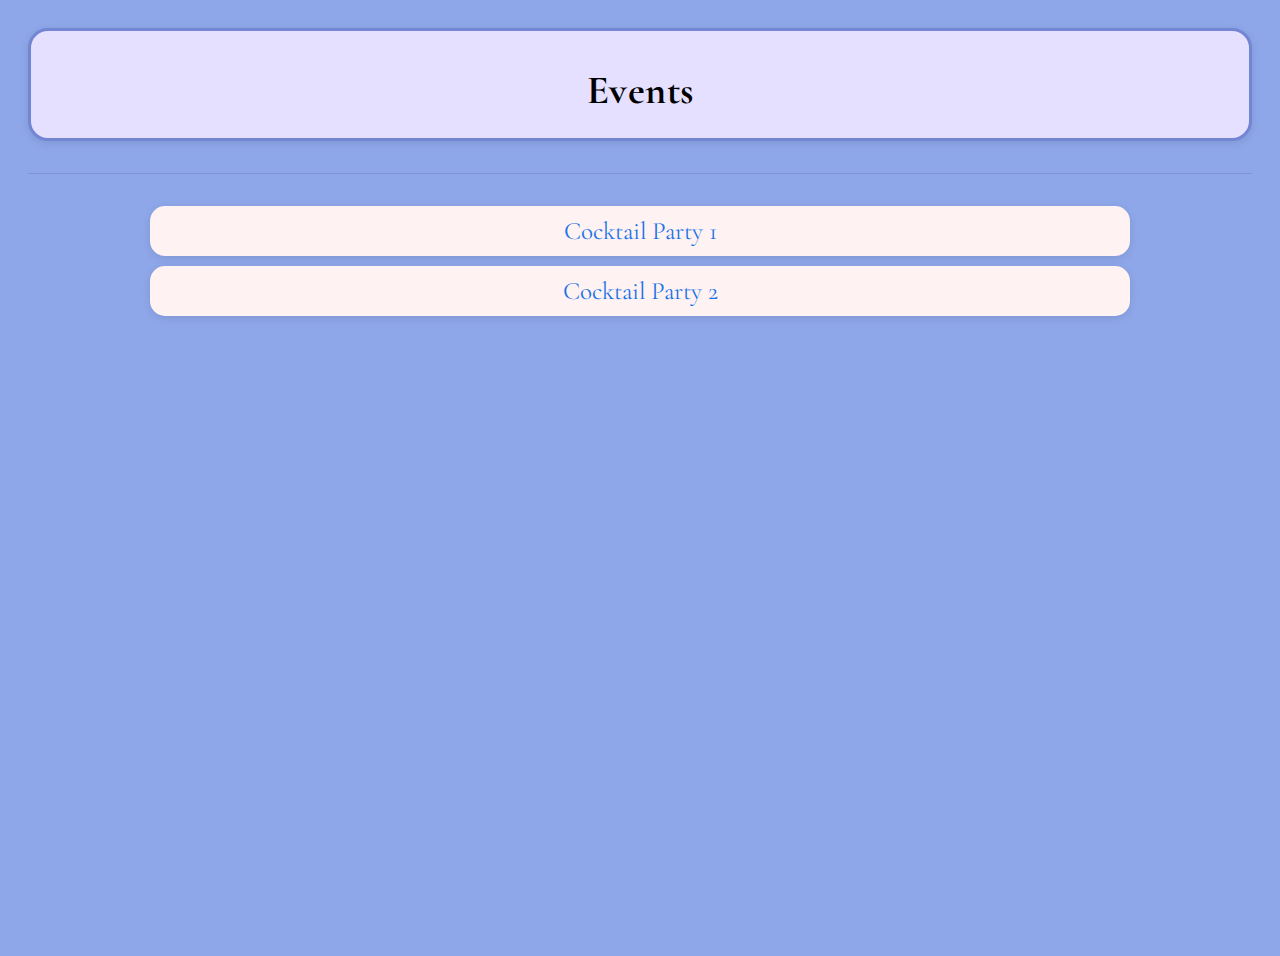
<file: index.html>
<!DOCTYPE html>
<html lang="en">
<head>
    <meta charset="UTF-8">
    <meta name="viewport" content="width=device-width, initial-scale=1.0">
    <link rel="stylesheet" href="./style.css" />
    <link rel="preconnect" href="https://fonts.googleapis.com">
    <link rel="preconnect" href="https://fonts.gstatic.com" crossorigin>
    <link href="https://fonts.googleapis.com/css2?family=Caveat:wght@400..700&family=Cormorant+Garamond:ital,wght@0,300..700;1,300..700&family=Libre+Baskerville:ital,wght@0,400..700;1,400..700&family=Roboto:ital,wght@0,100..900;1,100..900&display=swap" rel="stylesheet">
    <title>Tommy's Events</title>
    <style>
        html {
            background:#8EA7E9;
            text-align: center;
        }
    </style>
</head>

<body>
<div style="background-color: #E5E0FF; border: solid #7286D3; padding: 0px; border-radius:20px;">
    <h1>Events</h1>
</div>
<hr />
<div id="party1">
    <a class="event" href="./party1/cocktail-party-1.html">Cocktail Party 1</a>
</div>
<div id="party2">
    <a class="event" href="./party2/cocktail-party-2.html">Cocktail Party 2</a>
</div>

    
</body>
</html>
</file>
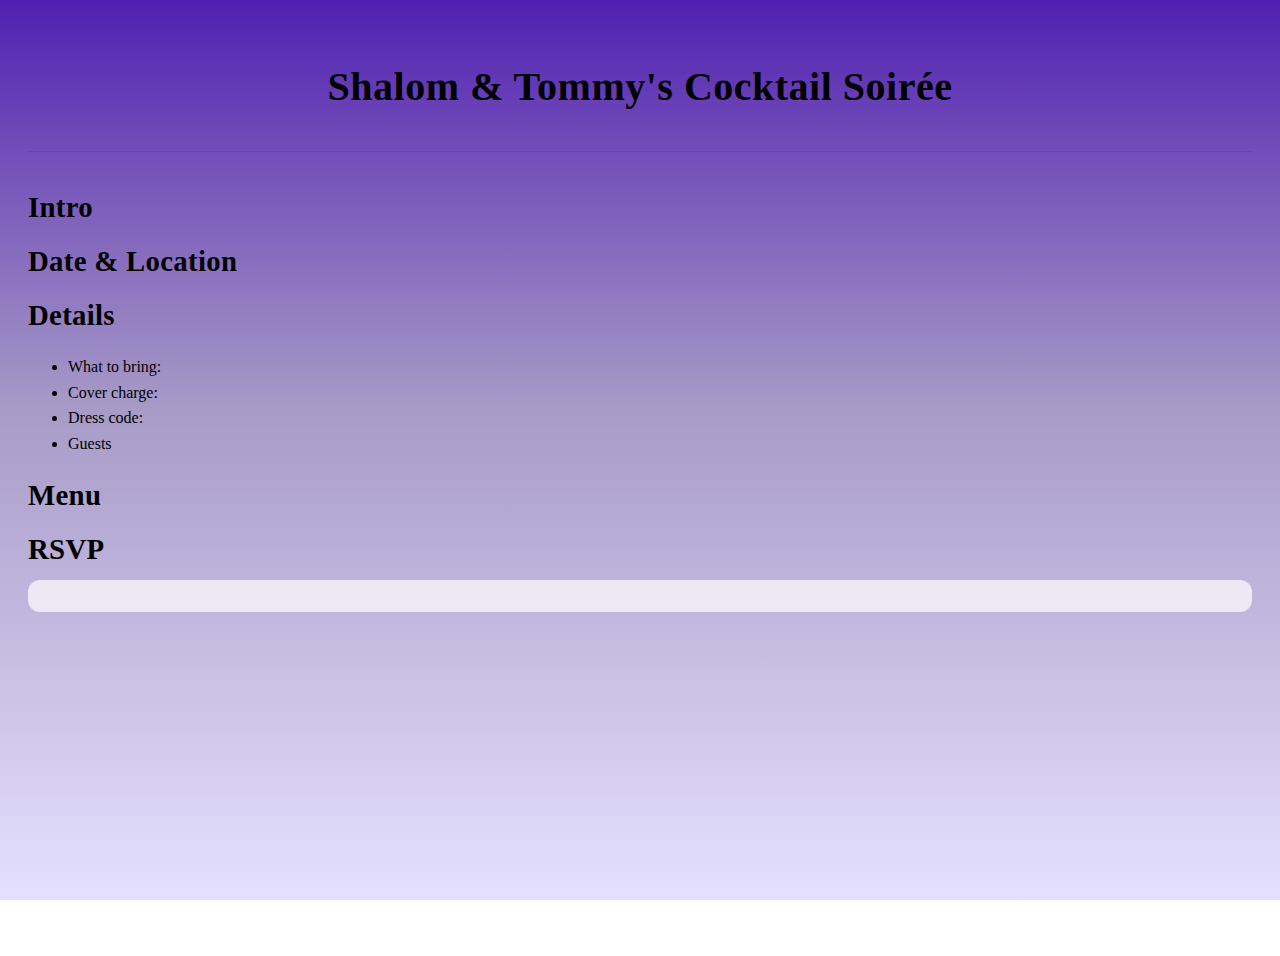
<file: cocktail-party-1.html>
<!DOCTYPE html>
<html lang="en">
<head>
    <meta charset="UTF-8">
    <meta name="viewport" content="width=device-width, initial-scale=1.0">
    <link rel="stylesheet" href="./style.css" />
    <title>Shalom & Tommy's Cocktail Soirée</title>
</head>
<body>
<h1 id="title">Shalom & Tommy's Cocktail Soirée</h1>
<hr />
<h2>Intro</h2>
<h2>Date & Location</h2>
<h2>Details</h2>
<ul> 
    <li> What to bring:</li>
    <li> Cover charge:</li>
    <li>Dress code:</li>
    <li>Guests</li>
</ul>
<h2>Menu</h2>
<h2>RSVP</h2>
<footer>
    
</footer>
</body>
</html>
</file>
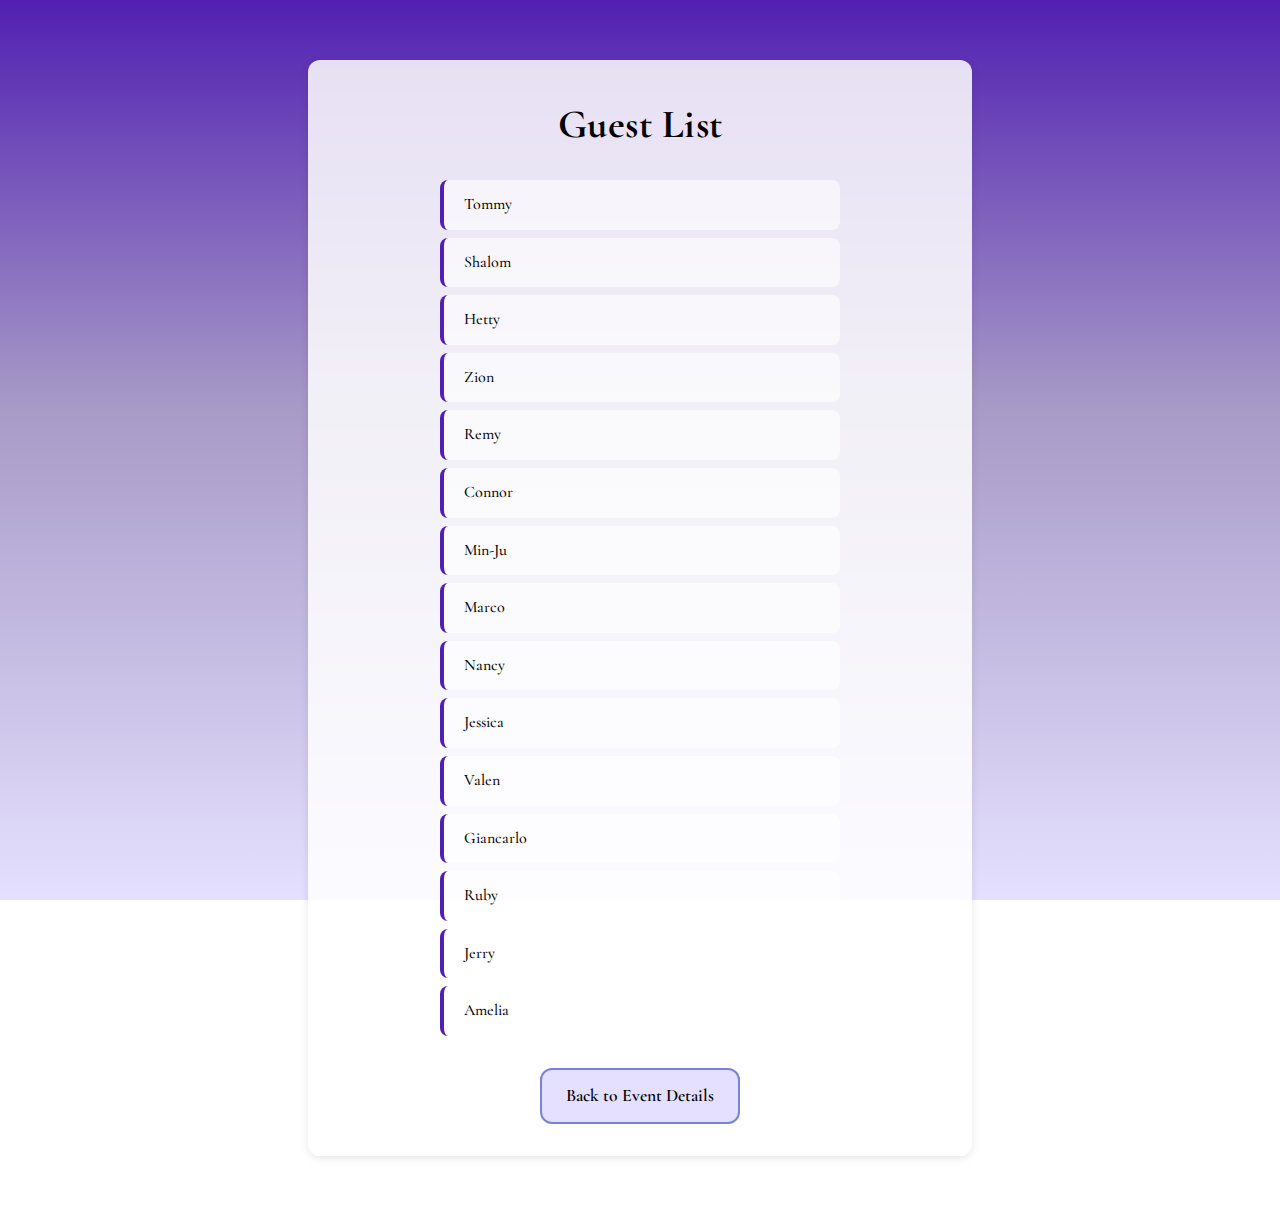
<file: guests.html>
<!DOCTYPE html>
<html lang="en">
<head>
    <meta charset="UTF-8">
    <meta name="viewport" content="width=device-width, initial-scale=1.0">
    <link rel="stylesheet" href="./style.css" />
    <link rel="preconnect" href="https://fonts.googleapis.com">
    <link rel="preconnect" href="https://fonts.gstatic.com" crossorigin>
    <link href="https://fonts.googleapis.com/css2?family=Caveat:wght@400..700&family=Cormorant+Garamond:ital,wght@0,300..700;1,300..700&family=Libre+Baskerville:ital,wght@0,400..700;1,400..700&family=Roboto:ital,wght@0,100..900;1,100..900&display=swap" rel="stylesheet">
    <title>Guest List</title>
</head>
<body>
    <div id="guests">
        <h1>Guest List</h1>
        <ul>
            <li>Tommy</li>
            <li>Shalom</li>
            <li>Hetty</li>
            <li>Zion</li>
            <li>Remy</li>
            <li>Connor</li>
            <li>Min-Ju</li>
            <li>Marco</li>
            <li>Nancy</li>
            <li>Jessica</li>
            <li>Valen</li>
            <li>Giancarlo</li>
            <li>Ruby</li>
            <li>Jerry</li>
            <li>Amelia</li>
        </ul>
        <button type="button" onclick="window.location.href='./cocktail-party-1.html'" style="margin-top: 1.5rem;">Back to Event Details</button>
    </div>
</body>
</html>
</file>
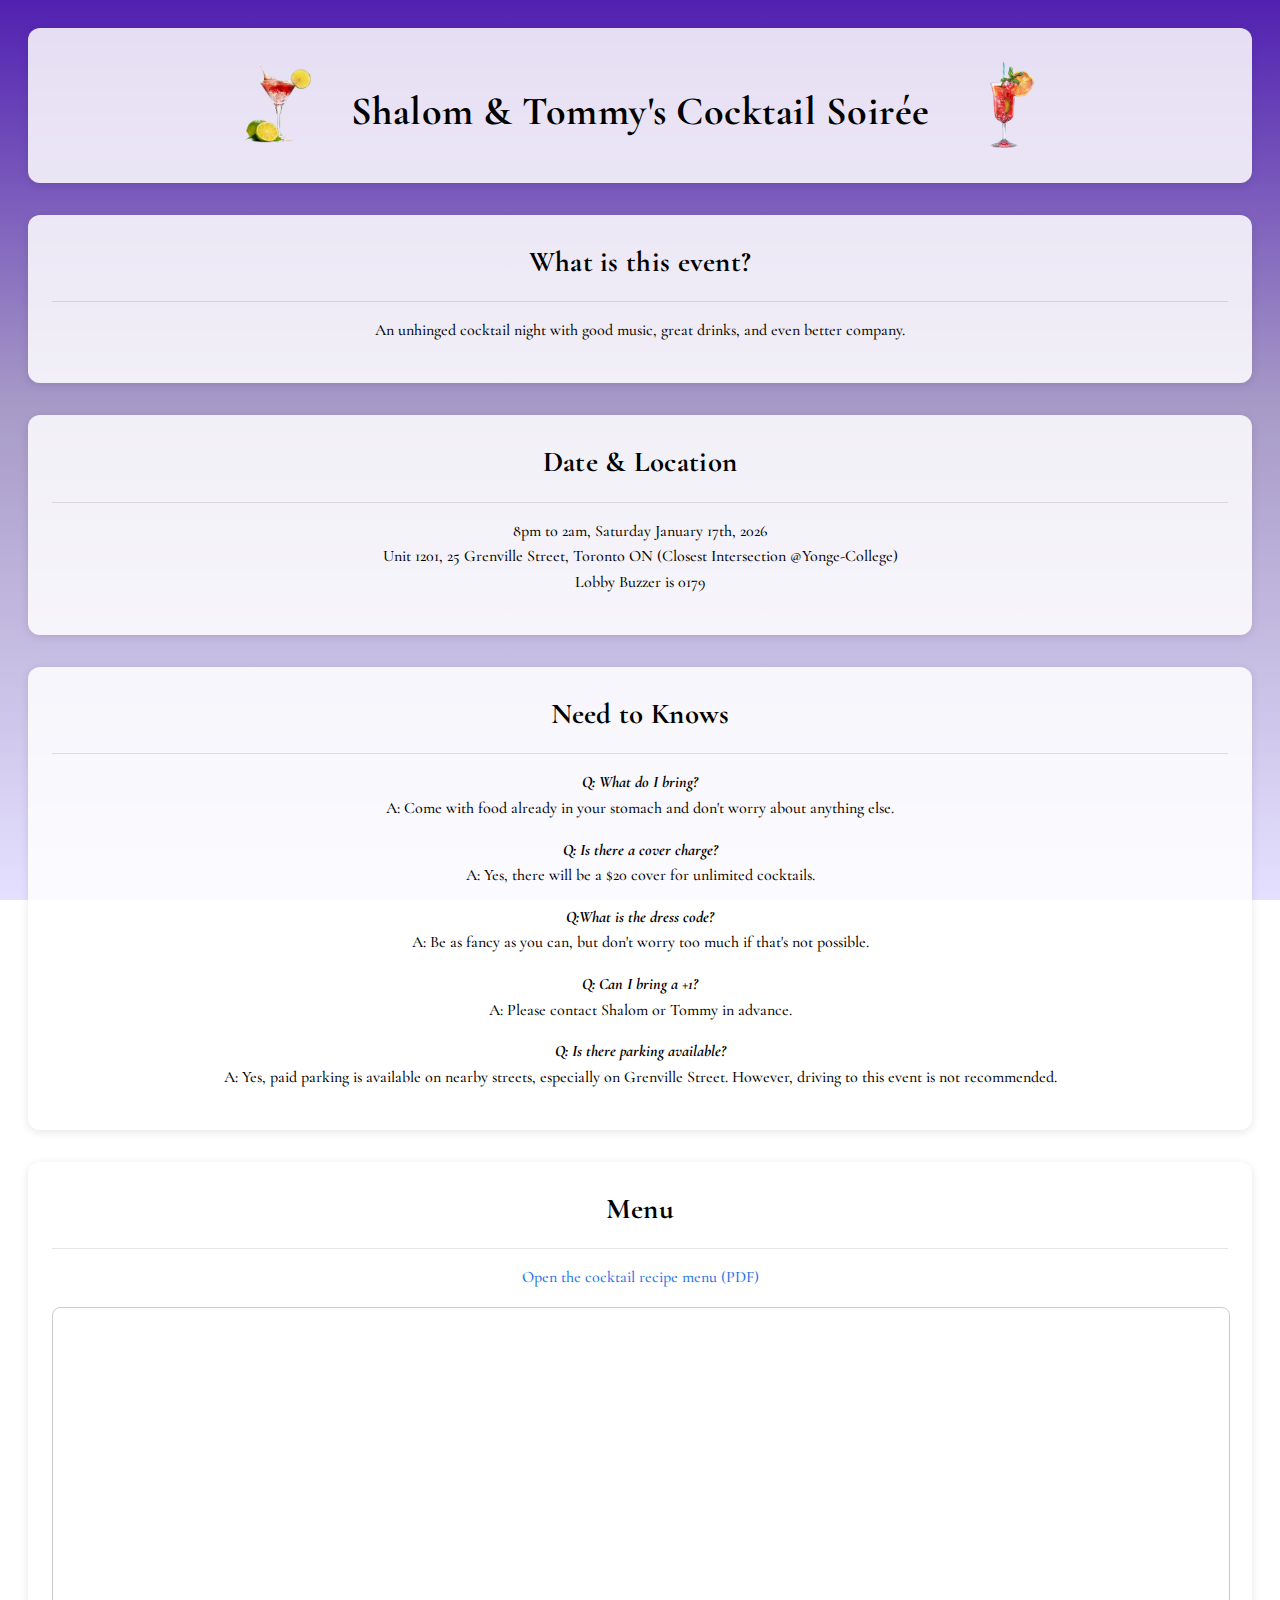
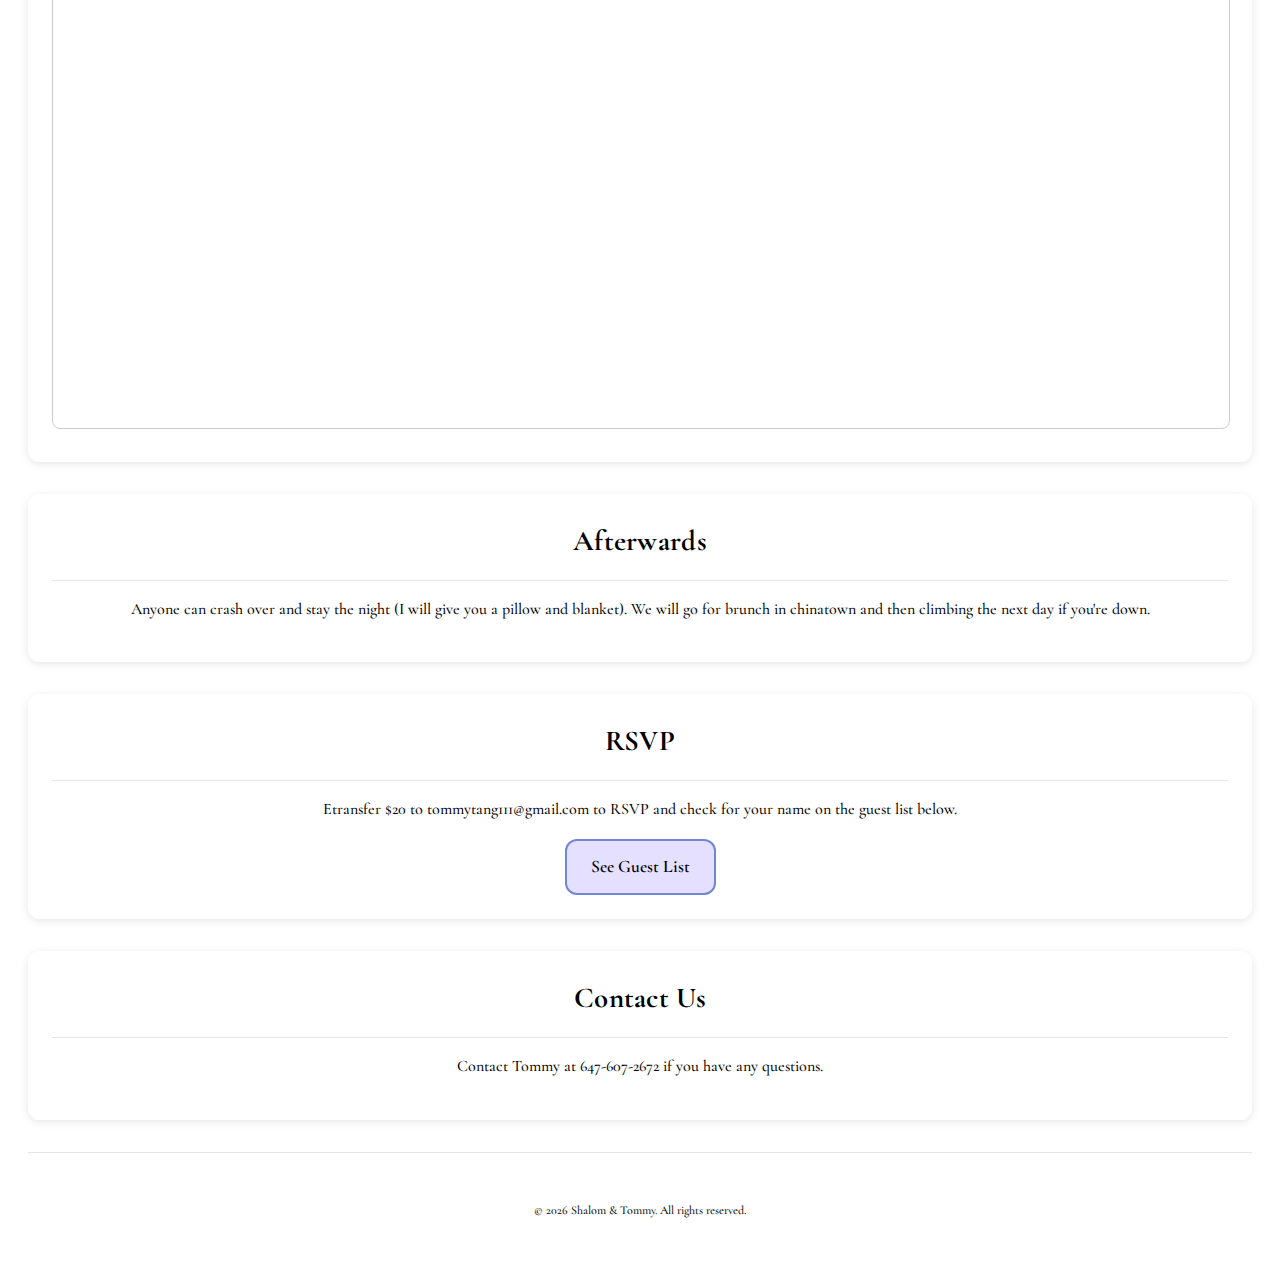
<file: party1/cocktail-party-1.html>
<!DOCTYPE html>
<html lang="en">
<head>
    <meta charset="UTF-8">
    <meta name="viewport" content="width=device-width, initial-scale=1.0">
    <link rel="stylesheet" href="../style.css" />
    <link rel="preconnect" href="https://fonts.googleapis.com">
    <link rel="preconnect" href="https://fonts.gstatic.com" crossorigin>
    <link href="https://fonts.googleapis.com/css2?family=Caveat:wght@400..700&family=Cormorant+Garamond:ital,wght@0,300..700;1,300..700&family=Libre+Baskerville:ital,wght@0,400..700;1,400..700&family=Roboto:ital,wght@0,100..900;1,100..900&display=swap" rel="stylesheet">
    <title>Shalom & Tommy's Cocktail Soirée</title>
</head>
<body>
    <div id="header-section">
        <img src="./assets/cocktail1.png" alt="Cocktail" class="header-image">
        <h1 id="title">Shalom & Tommy's Cocktail Soirée</h1>
        <img src="./assets/cocktail2.png" alt="Cocktail" class="header-image">
    </div>
    <!-- Intro -->
    <div>
        <h2>What is this event?</h2>
        <hr class="hr"/>
        <p>An unhinged cocktail night with good music, great drinks, and even better company.</p>
    </div>
    <!-- Date & Location -->
    <div>
        <h2>Date & Location</h2>
        <hr class="hr"/>
        <ul style="list-style-type: none; padding-left: 0; text-align: center;">
        <li>8pm to 2am, Saturday January 17th, 2026</li>
        <li>Unit 1201, 25 Grenville Street, Toronto ON (Closest Intersection @Yonge-College)</li>
        <li>Lobby Buzzer is 0179</li>
        </ul>
    </div>
    <!-- Details -->
    <div>
        <h2>Need to Knows</h2>
        <hr class="hr"/>
        <ul style="list-style-type: none; padding-left: 0pt;"> 
            <li class="question">Q: What do I bring?</li>
            <li>A: Come with food already in your stomach and don't worry about anything else.</li>
            <li class="question">Q: Is there a cover charge?</li>
            <li>A: Yes, there will be a $20 cover for unlimited cocktails.</li>
            <li class="question">Q:What is the dress code?</li>
            <li>A: Be as fancy as you can, but don't worry too much if that's not possible.</li>
            <li class="question">Q: Can I bring a +1?</li>
            <li>A: Please contact Shalom or Tommy in advance.</li>
            <li class="question">Q: Is there parking available?</li>
            <li>A: Yes, paid parking is available on nearby streets, especially on Grenville Street. However, driving to this event is not recommended.</li>
        </ul>
    </div>
    <!-- Menu -->
    <div>
        <h2>Menu</h2>
        <hr class="hr"/>

        <!-- Fallback / primary action -->
        <p>
            <a href="./assets/Cocktail-Menu.pdf" target="_blank" rel="noopener">
                Open the cocktail recipe menu (PDF)
            </a>
        </p>

        <iframe id="menu" src="./assets/Cocktail-Menu.pdf#view=FitH" title="Cocktail recipe menu (PDF)"></iframe>
    </div>
    <!-- Afterwards -->
    <div>
        <h2>Afterwards</h2>
        <hr class="hr"/>
        <p>Anyone can crash over and stay the night (I will give you a pillow and blanket). We will go for brunch in chinatown and then climbing the next day if you're down.</p>
    </div>
    <!-- RSVP -->
    <div>
        <h2>RSVP</h2>
        <hr class="hr"/>
        <p>Etransfer $20 to tommytang111@gmail.com to RSVP and check for your name on the guest list below.</p>
        <button type="button" onclick="window.location.href='./guests.html'">See Guest List</button>
    </div>
    <!-- Who's Going -->
        
    <!-- Contact -->
    <div>
        <h2>Contact Us</h2>
        <hr class="hr"/> 
        <p>Contact Tommy at 647-607-2672 if you have any questions.</p>
    </div>
    <hr>
    <footer>
        <p id="footer">&copy; 2026 Shalom & Tommy. All rights reserved.</p>
    </footer>
</body>
</html>
</file>
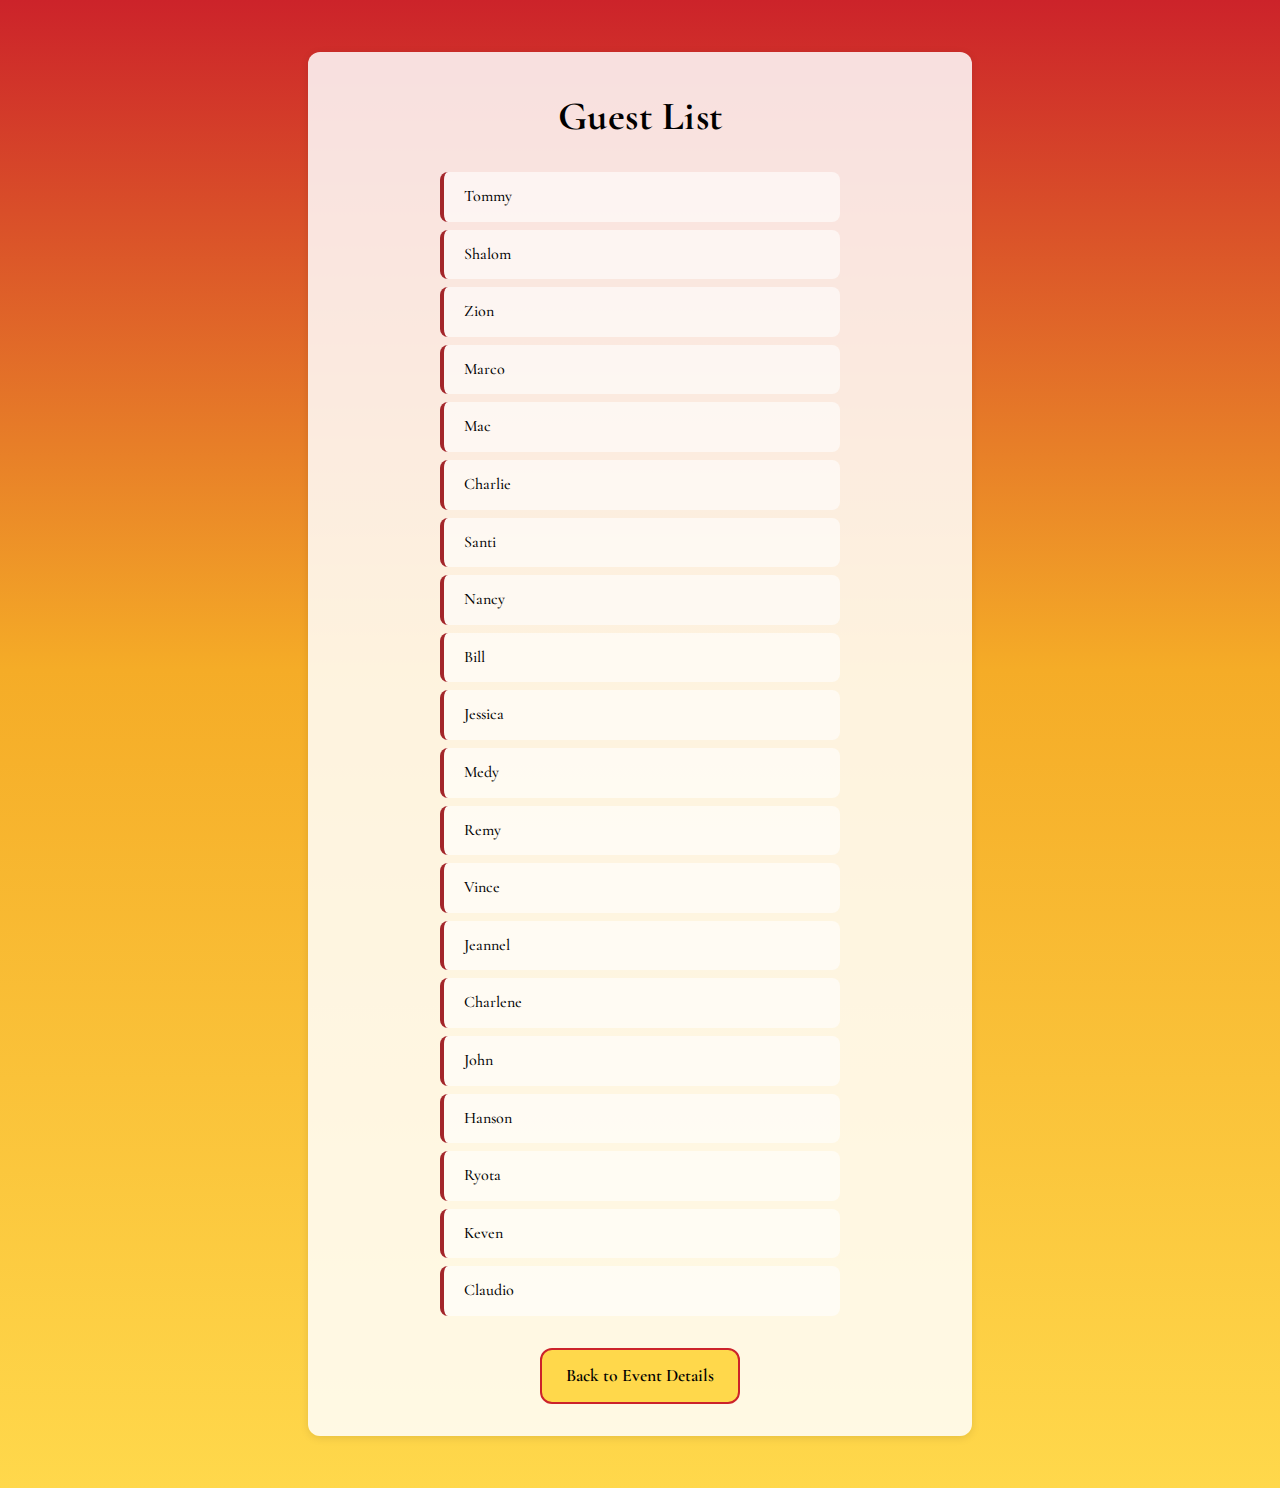
<file: party2/guests.html>
<!DOCTYPE html>
<html lang="en">
<head>
    <meta charset="UTF-8">
    <meta name="viewport" content="width=device-width, initial-scale=1.0">
    <link rel="stylesheet" href="../style.css" />
    <link rel="preconnect" href="https://fonts.googleapis.com">
    <link rel="preconnect" href="https://fonts.gstatic.com" crossorigin>
    <link href="https://fonts.googleapis.com/css2?family=Caveat:wght@400..700&family=Cormorant+Garamond:ital,wght@0,300..700;1,300..700&family=Libre+Baskerville:ital,wght@0,400..700;1,400..700&family=Roboto:ital,wght@0,100..900;1,100..900&display=swap" rel="stylesheet">
    <title>Guest List</title>
</head>
<body id="party2-body">
    <div id="guests2">
        <h1>Guest List</h1>
        <ul>
            <li>Tommy</li>
            <li>Shalom</li>
            <li>Zion</li>
            <li>Marco</li>
            <li>Mac</li>
            <li>Charlie</li>
            <li>Santi</li>
            <li>Nancy</li>
            <li>Bill</li>
            <li>Jessica</li>
            <li>Medy</li>
            <li>Remy</li>
            <li>Vince</li>
            <li>Jeannel</li>
            <li>Charlene</li>
            <li>John</li>
            <li>Hanson</li>
            <li>Ryota</li>
            <li>Keven</li>
            <li>Claudio</li>

        </ul>
        <button id="party2-button" type="button" onclick="window.location.href='./cocktail-party-2.html'" style="margin-top: 1.5rem;">Back to Event Details</button>
    </div>
</body>
</html>
</file>
<file: style.css>
/* GLOBAL */
:root {
    --primary-purple: #5120b1;
    --secondary-purple: #A79AC7;
    --light-purple: #E5E0FF;
    --link-blue: #1a73e8;
    --accent-pink: #FFF2F2;
}

html {
    font-family: "Cormorant Garamond", serif;
    font-optical-sizing: auto;
    font-weight: 500;
    font-style: normal;
    font-size: 16px;
    margin: 0;
    background: linear-gradient(180deg,
        var(--primary-purple) 0%,
        var(--secondary-purple) 45%,
        var(--light-purple) 100%);
    background-attachment: fixed;
    min-height: 100%;
    color: black;
    scroll-behavior: smooth;
}

html body#party2-body {
    background: linear-gradient(180deg,
            #CC232A 0%,
            #F5AC27 45%,
            #FFD84B 100%);
    margin: 0;
    min-height: 100vh;
}

body {
    min-height: 100vh;
    line-height: 1.6;
    padding: 20px;
}

/* Container for better layout */
.container {
    max-width: 800px;
    margin: 0 auto;
}

/* Improved sections */
body > div {
    text-align: center;
    background: rgba(255, 255, 255, 0.85);
    border-radius: 12px;
    padding: 1.5rem;
    margin-bottom: 2rem;
    box-shadow: 0 2px 8px rgba(0, 0, 0, 0.1);
    transition: transform 0.3s ease, box-shadow 0.3s ease;
}

body > div:hover {
    transform: translateY(-2px);
    box-shadow: 0 4px 12px rgba(0, 0, 0, 0.15);
}

.hr {
   border: 0;
   height: 1px;
   background: rgba(0, 0, 0, 0.1);
   margin: 1rem 0;
}

h1 {
    font-size: 2.5rem;
    margin-bottom: 1rem;
    letter-spacing: 0.5px;
}

h2 {
    margin-top: 0;
    margin-bottom: 0.5rem;
    letter-spacing: 0.3px;
    font-size: 1.8rem;
}

button {
  font: inherit;
  padding: 12px 24px;
  border-radius: 12px;
  border: 2px solid #7286D3;
  background: var(--light-purple);
  cursor: pointer;
  transition: all 0.3s ease;
  font-size: 1.1rem;
  font-weight: 600;
}

button:hover {
  background: var(--accent-pink);
  transform: translateY(-2px);
  box-shadow: 0 4px 8px rgba(0, 0, 0, 0.15);
}

button:active {
  transform: translateY(0);
}

button:focus-visible {
  outline: 2px solid #7286D3;
  outline-offset: 3px;
}

button#party2-button {
  font: inherit;
  padding: 12px 24px;
  border-radius: 12px;
  border: 2px solid #CC232A;
  background: #FFD84B;
  cursor: pointer;
  transition: all 0.3s ease;
  font-size: 1.1rem;
  font-weight: 600;
}

button:hover#party2-button{
  background: #CC9902;
  transform: translateY(-2px);
  box-shadow: 0 4px 8px rgba(0, 0, 0, 0.15);
}

button:active#party2-button{
  transform: translateY(0);
}

button:focus-visible#party2-button{
  outline: 2px solid #CC9902;
  outline-offset: 3px;
}

.event {
    text-decoration: none;
    color: var(--link-blue);
    font-weight: 400;
    font-size: 25px;
    transition: all 0.3s ease;
}

.event:hover {
    color: #0b57d0;
    font-weight: 900;
}

.event:focus-visible {
  outline: 2px solid #0b57d0;
  outline-offset: 3px;
}

#party1 {
    background-color: var(--accent-pink); 
    border-radius: 15px; 
    margin: 10px 10%;
    padding: 5px;
    transition: all 0.3s ease;
}

#party1:hover {
    background-color: var(--light-purple);
    transform: translateY(-2px);
}

#party2 {
    background-color: var(--accent-pink); 
    border-radius: 15px; 
    margin: 10px 10%;
    padding: 5px;
    transition: all 0.3s ease;
}

#party2:hover {
    background-color: var(--light-purple);
    transform: translateY(-2px);
}

#title {
    text-align: center;
}

#header-section {
    display: flex;
    align-items: center;
    justify-content: center;
    gap: 1.5rem;
    flex-wrap: wrap;
}

.header-image {
    width: 100px;
    height: 100px;
    object-fit: contain;
    animation: float 3s ease-in-out infinite;
    /* Remove any background */
    background: transparent;
    /* Ensure smooth rendering */
    image-rendering: -webkit-optimize-contrast;
    image-rendering: crisp-edges;
}

@keyframes float {
    0%, 100% {
        transform: translateY(0px);
    }
    50% {
        transform: translateY(-10px);
    }
}

/* Cocktail Party Specific */
.question {
    font-weight: 900;
    font-style: italic;
    margin-top: 1rem;
}

#menu {
   width: 100%; 
   height: 80vh; 
   border: 1px solid #ccc; 
   border-radius: 8px;
}

/* Improved link styling for PDF */
a {
    color: var(--link-blue);
    text-decoration: none;
    transition: all 0.3s ease;
}

a:hover {
    color: #0b57d0;
    text-decoration: underline;
}

hr {
    border: 0;
    height: 1px;
    background: rgba(0, 0, 0, 0.1);
    margin: 2rem 0;
}

footer {
    background: rgba(255, 255, 255, 0.7);
    border-radius: 12px;
    padding: 1rem;
    text-align: center;
}

#footer {
    margin: 0;
    font-size: 12px;
}

/* Guest Specific */
#guests {
    text-align: center;
    background: rgba(255, 255, 255, 0.85);
    border-radius: 12px;
    padding: 2rem;
    margin: 2rem auto;
    max-width: 600px;
    box-shadow: 0 2px 8px rgba(0, 0, 0, 0.1);
}

#guests h1 {
    margin-top: 0;
}

#guests ul {
  display: inline-block;
  text-align: left;
  padding-left: 0;
  margin: 0;
  list-style: none;
  width: 100%;
  max-width: 400px;
}

#guests li {
  padding: 12px 20px;
  margin: 8px 0;
  background: rgba(255, 255, 255, 0.6);
  border-radius: 8px;
  border-left: 4px solid var(--primary-purple);
  transition: all 0.3s ease;
}

#guests li:hover {
  background: rgba(255, 255, 255, 0.9);
  transform: translateX(5px);
}

#guests2 {
    text-align: center;
    background: rgba(255, 255, 255, 0.85);
    border-radius: 12px;
    padding: 2rem;
    margin: 2rem auto;
    max-width: 600px;
    box-shadow: 0 2px 8px rgba(0, 0, 0, 0.1);
}

#guests2 h1 {
    margin-top: 0;
}

#guests2 ul {
  display: inline-block;
  text-align: left;
  padding-left: 0;
  margin: 0;
  list-style: none;
  width: 100%;
  max-width: 400px;
}

#guests2 li {
  padding: 12px 20px;
  margin: 8px 0;
  background: rgba(255, 255, 255, 0.6);
  border-radius: 8px;
  border-left: 4px solid #A3262A;
  transition: all 0.3s ease;
}

#guests2 li:hover {
  background: rgba(255, 255, 255, 0.9);
  transform: translateX(5px);
}

/* Mobile responsiveness */
@media (max-width: 768px) {
    html {
        font-size: 14px;
    }
    
    body {
        padding: 10px;
    }
    
    h1 {
        font-size: 2rem;
    }
    
    h2 {
        font-size: 1.5rem;
    }
    
    body > div, #guests {
        padding: 1rem;
        margin-bottom: 1rem;
    }
    
    button {
        padding: 10px 20px;
        font-size: 1rem;
    }
    
    iframe {
        height: 60vh !important;
    }
}
</file>
